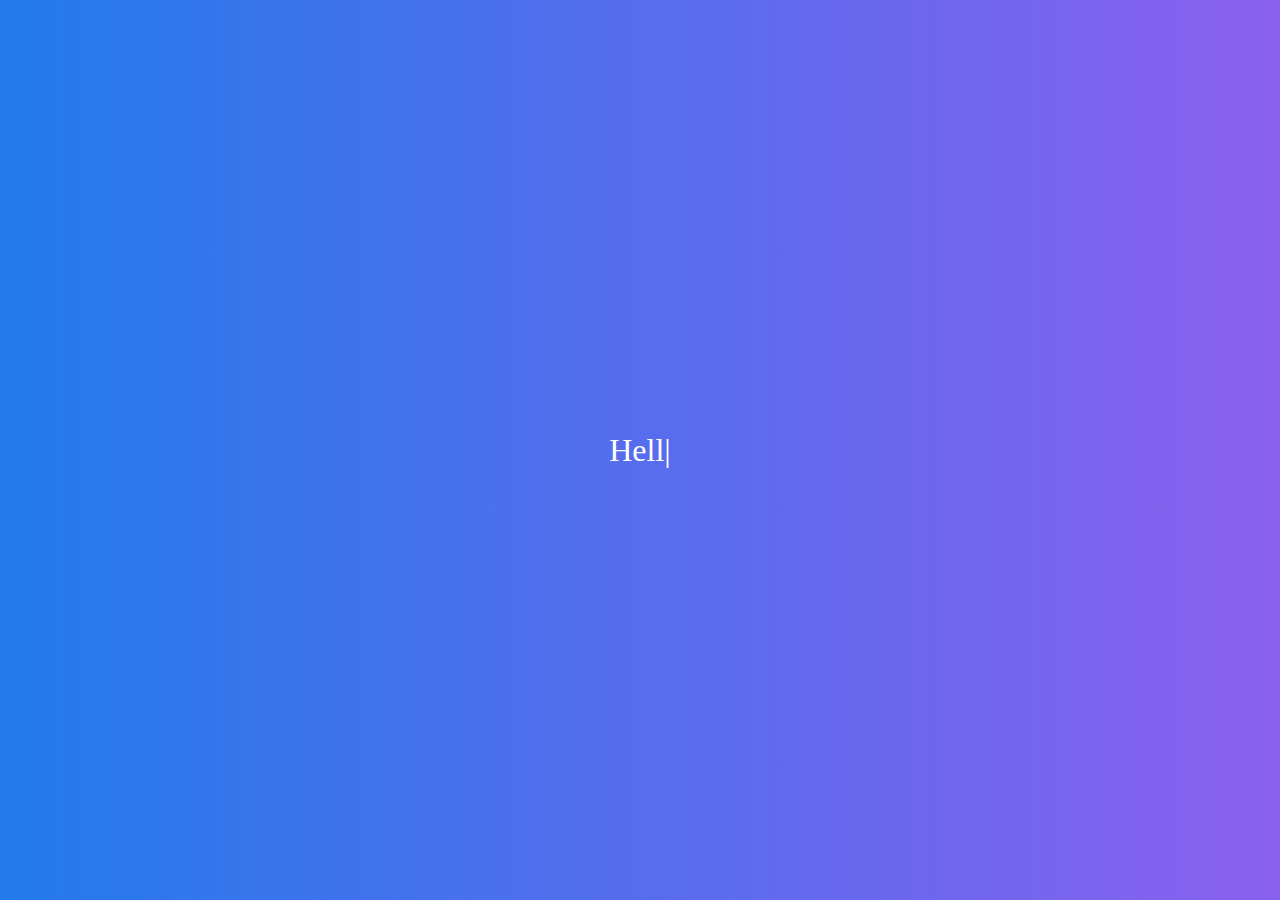
<file: auto-writer/index.html>
<!DOCTYPE html>
<html lang="en">
	<head>
		<meta charset="UTF-8" />
		<meta http-equiv="X-UA-Compatible" content="IE=edge" />
		<meta name="viewport" content="width=device-width, initial-scale=1.0" />
		<title>toast</title>
		<link rel="stylesheet" href="./style.css" />
		<script src="./script.js" defer></script>
	</head>
	<body></body>
</html>
</file>
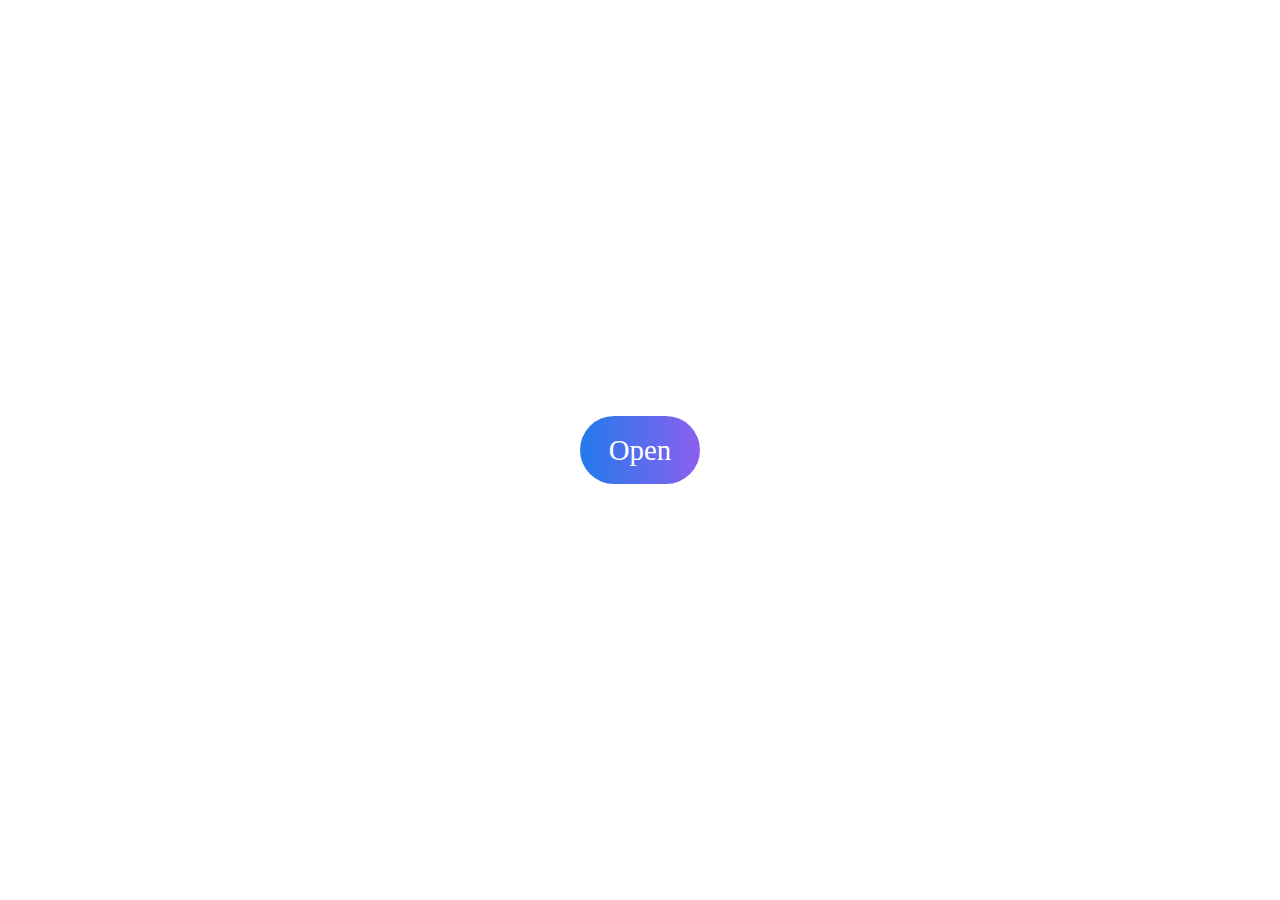
<file: bgChanger/index.html>
<!DOCTYPE html>
<html lang="en">
	<head>
		<meta charset="UTF-8" />
		<meta http-equiv="X-UA-Compatible" content="IE=edge" />
		<meta name="viewport" content="width=device-width, initial-scale=1.0" />
		<title>bg changer</title>
		<link rel="stylesheet" href="./style.css" />
		<script src="./script.js" defer></script>
	</head>
	<body>
		<a href="#"><button class="btn">Open</button></a>
	</body>
</html>
</file>
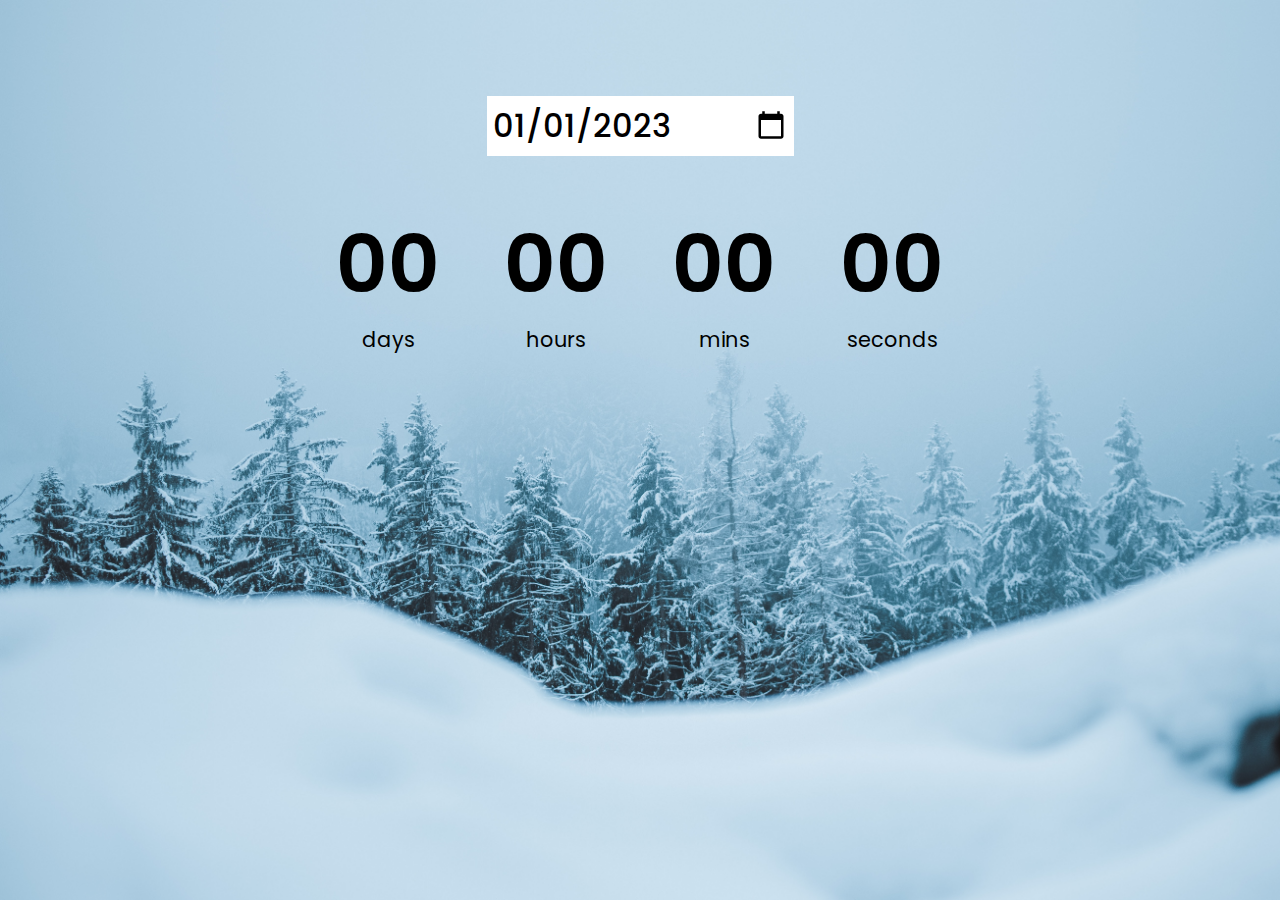
<file: CountDown/index.html>
<!DOCTYPE html>
<html lang="en">
	<head>
		<meta charset="UTF-8" />
		<meta http-equiv="X-UA-Compatible" content="IE=edge" />
		<meta name="viewport" content="width=device-width, initial-scale=1.0" />
		<title>CountDown</title>
		<link rel="stylesheet" href="./style.css" />
		<script src="./script.js" defer></script>
	</head>
	<body>
		<input type="date" name="date" id="date" value="2023-01-01" />
		<div class="countdownContainer">
			<div class="daysC">
				<p class="bigText" id="days">00</p>
				<span>days</span>
			</div>
			<div class="hoursC">
				<p class="bigText" id="hours">00</p>
				<span>hours</span>
			</div>
			<div class="minsC">
				<p class="bigText" id="mins">00</p>
				<span>mins</span>
			</div>
			<div class="secondsC">
				<p class="bigText" id="seconds">00</p>
				<span>seconds</span>
			</div>
		</div>
	</body>
</html>
</file>
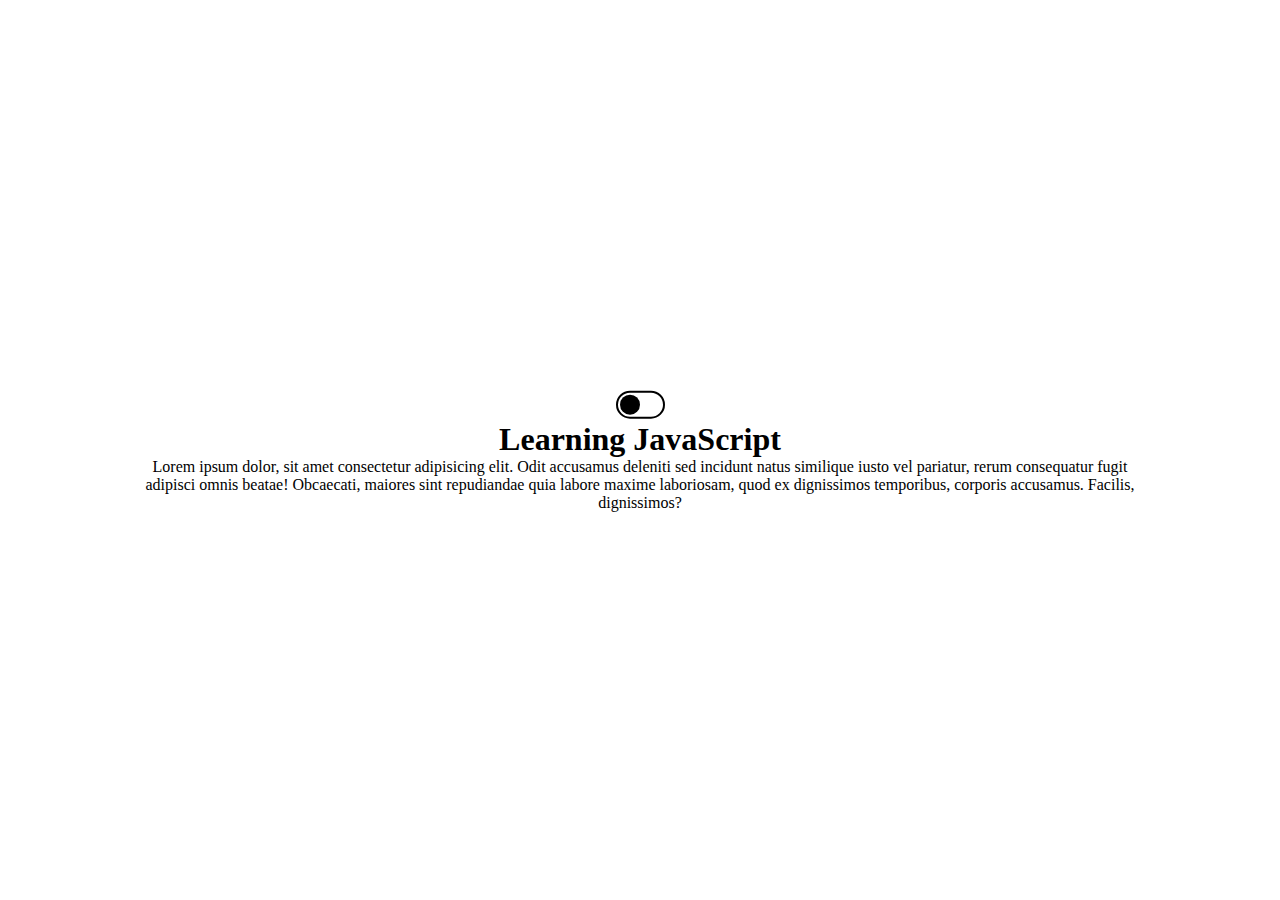
<file: darkmode/index.html>
<!DOCTYPE html>
<html lang="en">
	<head>
		<meta charset="UTF-8" />
		<meta http-equiv="X-UA-Compatible" content="IE=edge" />
		<meta name="viewport" content="width=device-width, initial-scale=1.0" />
		<title>dark mode</title>
		<link rel="stylesheet" href="./style.css" />
		<script src="./script.js" defer></script>
	</head>
	<body>
		<label for="theme"><input type="checkbox" class="toggler" /></label>
		<h1>Learning JavaScript</h1>
		<p>
			Lorem ipsum dolor, sit amet consectetur adipisicing elit. Odit
			accusamus deleniti sed incidunt natus similique iusto vel pariatur,
			rerum consequatur fugit adipisci omnis beatae! Obcaecati, maiores
			sint repudiandae quia labore maxime laboriosam, quod ex dignissimos
			temporibus, corporis accusamus. Facilis, dignissimos?
		</p>
	</body>
</html>
</file>
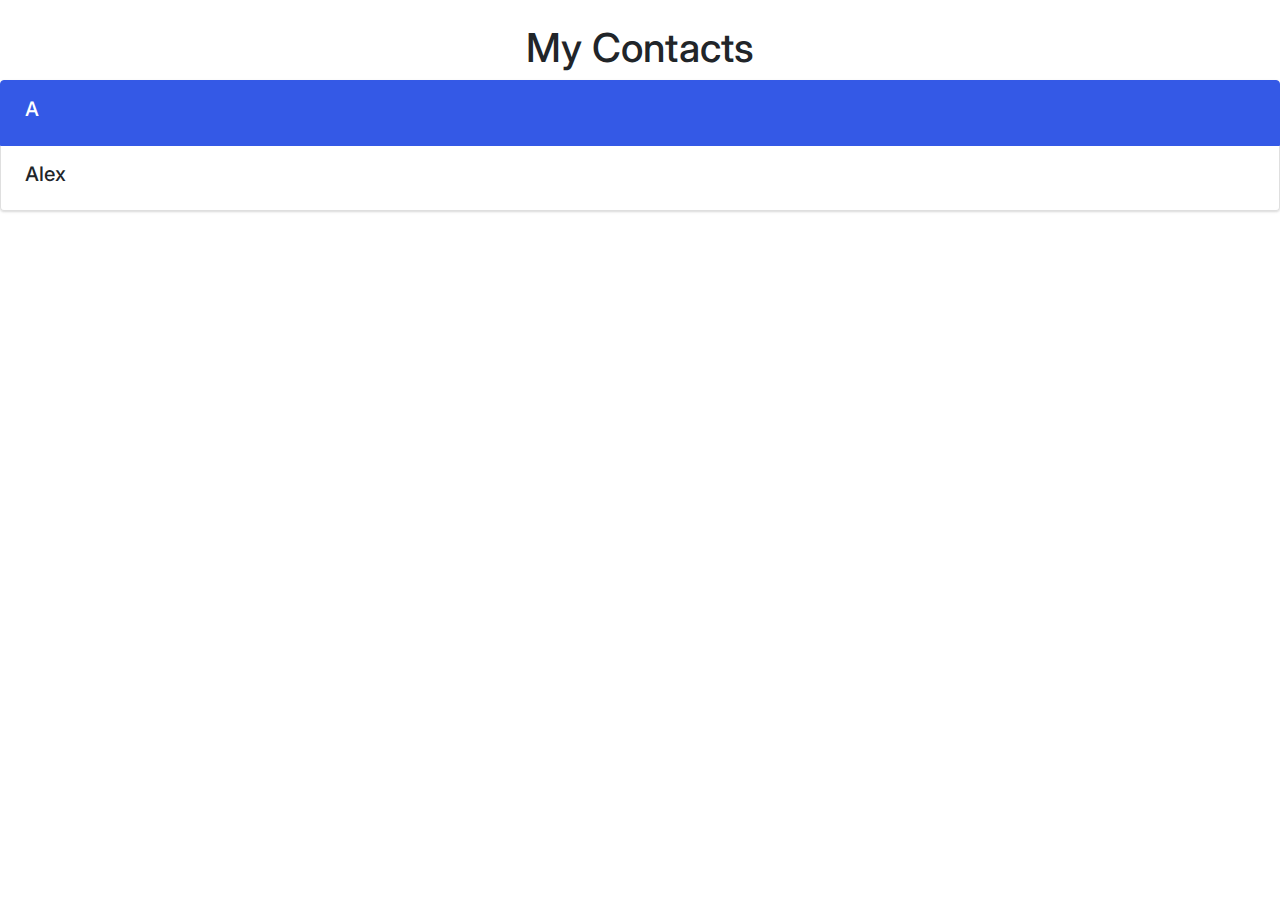
<file: listFilter/index.html>
<!DOCTYPE html>
<html lang="en">
<head>
    <meta charset="UTF-8">
    <meta http-equiv="X-UA-Compatible" content="IE=edge">
    <meta name="viewport" content="width=device-width, initial-scale=1.0">
    <title>Contacts</title>
    <link rel="stylesheet" href="./zephyr/bootstrap.css">
</head>
<body>
    <div class="container">
        <h1 class="text-center mt-4">My Contacts</h1>
    </div>
    <ul id="names" class="list-group">
        <li class="list-group-item active">
            <h5 class="text-white">A</h5>
        </li>
        <li class="list-group-item">
            <h5>Alex</h5>
        </li>
    </ul>
</body>
</html>
</file>
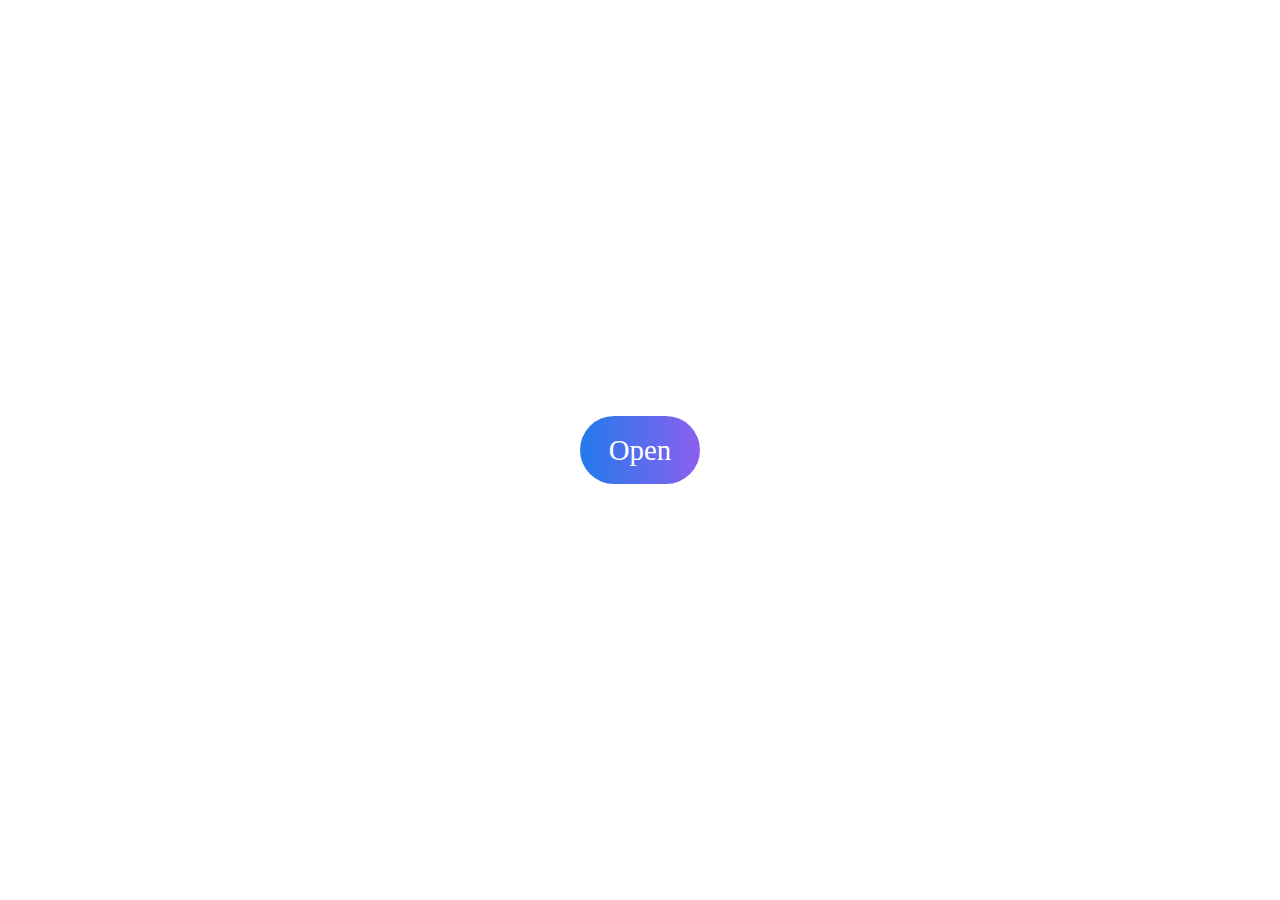
<file: pop/index.html>
<!DOCTYPE html>
<html lang="en">
	<head>
		<meta charset="UTF-8" />
		<meta http-equiv="X-UA-Compatible" content="IE=edge" />
		<meta name="viewport" content="width=device-width, initial-scale=1.0" />
		<title>popup</title>
		<link rel="stylesheet" href="./style.css" />
		<script src="./script.js" defer></script>
	</head>
	<body>
		<a href="#"><button class="btn">Open</button></a>
		<div class="popup-container">
			<div class="popup">
				<div class="close">
					<h2>&times</h2>
				</div>
				<h1>SelfTutor.</h1>
				<p>
					This is my favorite css only
					<a
						class="link"
						href="https://selftutor.github.io/"
						target="_blank"
						>project</a
					>
				</p>
			</div>
		</div>
	</body>
</html>
</file>
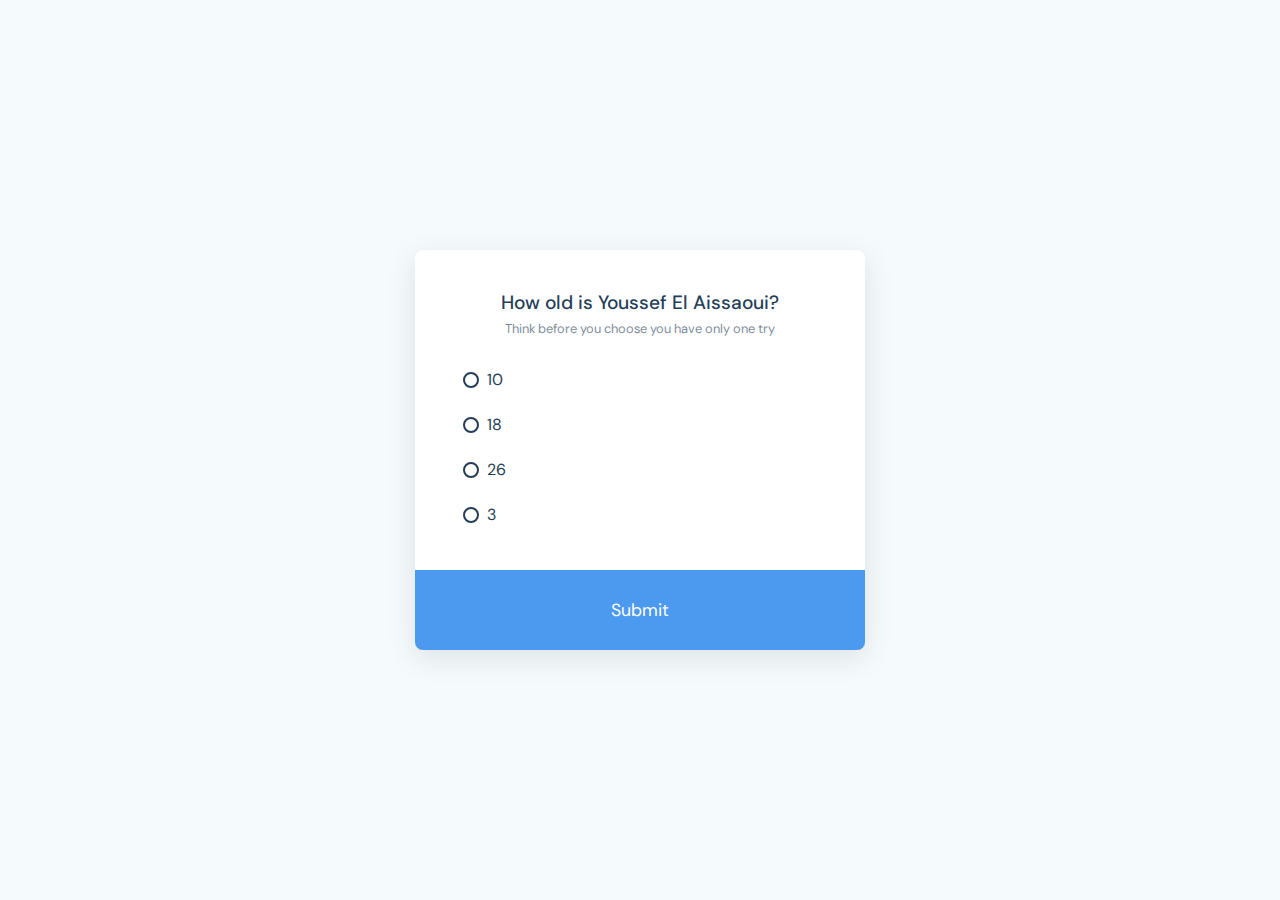
<file: QuizApp/index.html>
<!DOCTYPE html>
<html lang="en">
	<head>
		<meta charset="UTF-8" />
		<meta http-equiv="X-UA-Compatible" content="IE=edge" />
		<meta name="viewport" content="width=device-width, initial-scale=1.0" />
		<title>Quiz</title>
		<link rel="stylesheet" href="./style.css" />
		<script src="./script.js" defer></script>
	</head>
	<body>
		<div class="quizContainer">
			<div class="score">
				<h1>You Got</h1>
				<h2 id="result">0</h2>
				<p id="qsts">out of</p>
				<button onclick="location.reload()" id="btnReload">
					Try again
				</button>
			</div>
			<h2 id="question">How would you like Premium to help?</h2>
			<p>Think before you choose you have only one try</p>
			<p></p>
			<div class="questions">
				<label class="answerWrapper" for="a">
					<label class="radio-btn">
						<input
							type="radio"
							name="answer"
							class="answer"
							id="a"
						/>
						<span class="checkmark"></span>
					</label>
					<p id="text-a">To job search</p>
				</label>
				<label class="answerWrapper" for="b">
					<label class="radio-btn">
						<input
							type="radio"
							name="answer"
							class="answer"
							id="b"
						/>
						<span class="checkmark"></span>
					</label>
					<p id="text-b">To job search</p>
				</label>
				<label class="answerWrapper" for="c">
					<label class="radio-btn">
						<input
							type="radio"
							name="answer"
							class="answer"
							id="c"
						/>
						<span class="checkmark"></span>
					</label>
					<p id="text-c">To job search</p>
				</label>
				<label class="answerWrapper" for="d">
					<label class="radio-btn">
						<input
							type="radio"
							name="answer"
							class="answer"
							id="d"
						/>
						<span class="checkmark"></span>
					</label>
					<p id="text-d">To job search</p>
				</label>
			</div>
			<button id="btnSubmit">Submit</button>
		</div>
	</body>
</html>
</file>
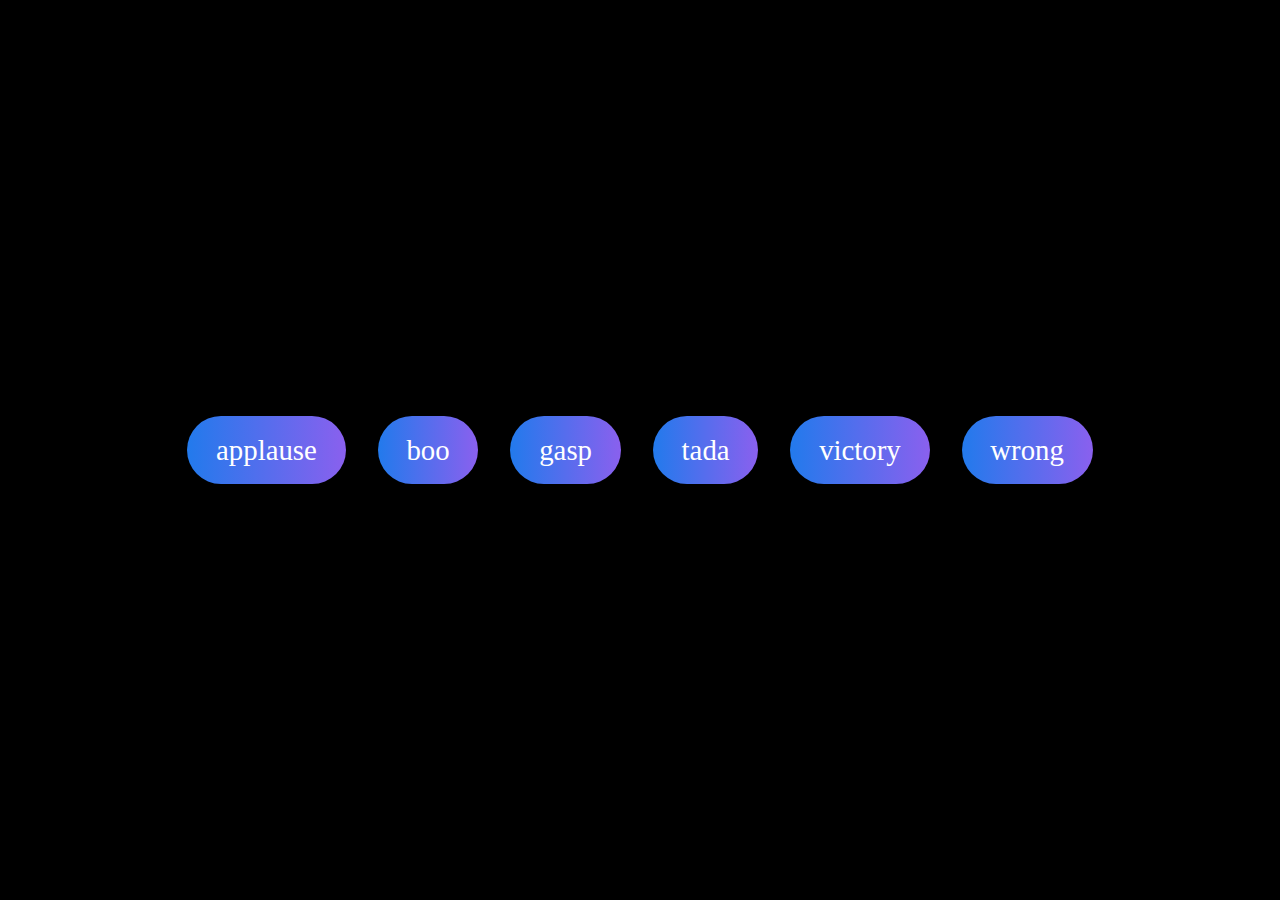
<file: soundBoard/index.html>
<!DOCTYPE html>
<html lang="en">
	<head>
		<meta charset="UTF-8" />
		<meta http-equiv="X-UA-Compatible" content="IE=edge" />
		<meta name="viewport" content="width=device-width, initial-scale=1.0" />
		<title>Sound Board</title>
		<link rel="stylesheet" href="./style.css" />
		<script src="./script.js" defer></script>
	</head>
	<body>
		<audio id="applause" src="./sounds/applause.mp3"></audio>
		<audio id="boo" src="./sounds/boo.mp3"></audio>
		<audio id="gasp" src="./sounds/gasp.mp3"></audio>
		<audio id="tada" src="./sounds/tada.mp3"></audio>
		<audio id="victory" src="./sounds/victory.mp3"></audio>
		<audio id="wrong" src="./sounds/wrong.mp3"></audio>

		<div id="buttons"></div>
	</body>
</html>
</file>
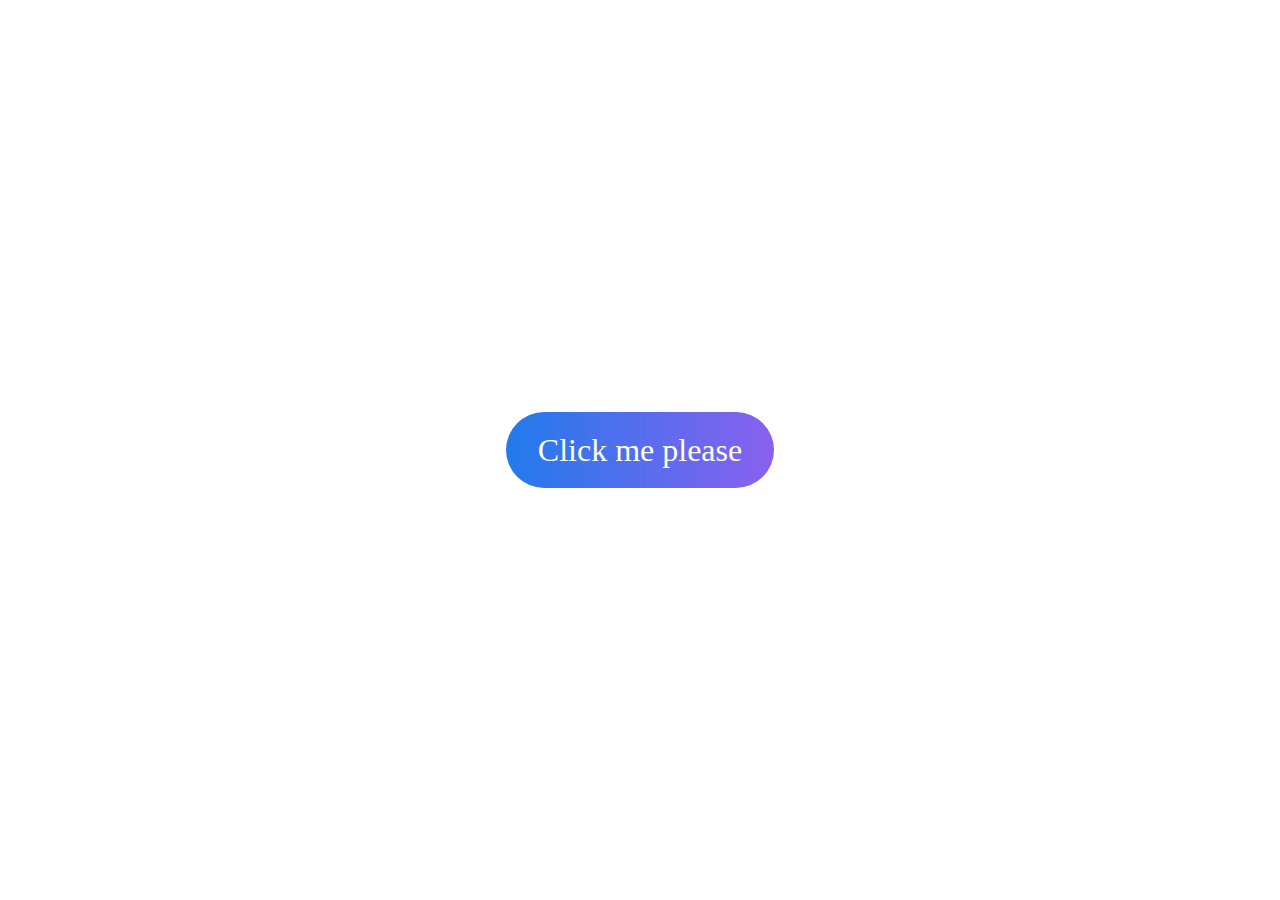
<file: toast-notification/index.html>
<!DOCTYPE html>
<html lang="en">
	<head>
		<meta charset="UTF-8" />
		<meta http-equiv="X-UA-Compatible" content="IE=edge" />
		<meta name="viewport" content="width=device-width, initial-scale=1.0" />
		<title>toast</title>
		<link rel="stylesheet" href="./style.css" />
		<script src="./script.js" defer></script>
	</head>
	<body>
		<div class="alert"></div>
		<a href="#"><button class="btn">Click me please</button></a>
	</body>
</html>
</file>
<file: auto-writer/style.css>
* {
	-moz-user-select: -moz-none;
	-khtml-user-select: none;
	-webkit-user-select: none;
	-ms-user-select: none;
	user-select: none;
}

* {
	margin: 0;
	padding: 0;
	box-sizing: border-box;
	font-family: poppins;
}

body {
	display: flex;
	justify-content: center;
	align-items: center;
	height: 100vh;
	flex-direction: column;
	position: relative;
	background: linear-gradient(to right, rgb(34, 122, 236), rgb(138, 96, 238));
	font-size: 2em;
	color: #fff;
}
</file>
<file: bgChanger/style.css>
* {
	-moz-user-select: -moz-none;
	-khtml-user-select: none;
	-webkit-user-select: none;
	-ms-user-select: none;
	user-select: none;
}

* {
	margin: 0;
	padding: 0;
	box-sizing: border-box;
	font-family: poppins;
}

body {
	display: flex;
	justify-content: center;
	align-items: center;
	height: 100vh;
	flex-direction: column;
	position: relative;
}

.btn {
	padding: 0.6em 1em;
	border: none;
	background: linear-gradient(to right, rgb(34, 122, 236), rgb(138, 96, 238));
	color: #fff;
	font-weight: 500;
	text-align: center;
	cursor: pointer;
	border-radius: 50px;
	font-size: 1.8em;
	transition: all 200ms linear;
}
.btn:hover {
	box-shadow: 0px 0px 0px 4px rgb(255, 255, 255),
		0px 0px 0px 8px rgb(34, 122, 236);
	/* margin: 0.8em 1.2em; */
}

.link {
	background: linear-gradient(to right, rgb(34, 122, 236), rgb(138, 96, 238));
	-webkit-background-clip: text;
	-webkit-text-fill-color: transparent;
	position: relative;
}
.link::before {
	content: "";
	position: absolute;
	width: 0%;
	height: 2px;
	background: linear-gradient(to right, rgb(34, 122, 236), rgb(138, 96, 238));
	bottom: -4px;
	transition: all 0.2s ease-in-out;
}

.link:hover::before {
	width: 100%;
}
</file>
<file: CountDown/style.css>
@import url("https://fonts.googleapis.com/css2?family=Poppins:ital,wght@0,200;0,300;0,400;0,500;0,600;0,700;0,800;1,100;1,200;1,300;1,400;1,500;1,600;1,700&display=swap");
* {
	box-sizing: border-box;
	padding: 0;
	margin: 0;
	font-family: "poppins", Arial, Helvetica, sans-serif;
}

body {
	background-image: url("./bg.jpeg");
	background-repeat: no-repeat;
	background-size: cover;
	height: 100vh;
	display: flex;
	align-items: center;
	flex-direction: column;
	transition: background-image 400ms ease;
}

input {
	font-weight: 500;
	margin-top: 3em;
	font-size: 2em;
	margin-bottom: 1.5em;
	border: none;
	padding: 5px;
}

.countdownContainer {
	display: flex;
	gap: 4em;
	align-items: center;
}

.countdownContainer * {
	text-align: center;
}

p {
	font-size: 5em;
	font-weight: 600;
}
span {
	font-size: 1.3em;
}

@media (max-width: 700px) {
	input {
		font-size: 1em;
	}
	p {
		font-size: 2em;
	}
	span {
		font-size: 0.8em;
	}
	.countdownContainer {
		gap: 2em;
	}
}
</file>
<file: darkmode/style.css>
* {
	-moz-user-select: -moz-none;
	-khtml-user-select: none;
	-webkit-user-select: none;
	-ms-user-select: none;
	user-select: none;
}

* {
	margin: 0;
	padding: 0;
	box-sizing: border-box;
	font-family: poppins;
}

body {
	display: flex;
	justify-content: center;
	align-items: center;
	height: 100vh;
	flex-direction: column;
	position: relative;
	width: 80%;
	margin: 0 auto;
	transition: all 0.2s linear;
}

.btn {
	padding: 0.6em 1em;
	border: none;
	background: linear-gradient(to right, rgb(34, 122, 236), rgb(138, 96, 238));
	color: #fff;
	font-weight: 500;
	text-align: center;
	cursor: pointer;
	border-radius: 50px;
	font-size: 1.8em;
	transition: all 200ms linear;
}
.btn:hover {
	box-shadow: 0px 0px 0px 4px rgb(255, 255, 255),
		0px 0px 0px 8px rgb(34, 122, 236);
	/* margin: 0.8em 1.2em; */
}

.link {
	background: linear-gradient(to right, rgb(34, 122, 236), rgb(138, 96, 238));
	-webkit-background-clip: text;
	-webkit-text-fill-color: transparent;
	position: relative;
}
.link::before {
	content: "";
	position: absolute;
	width: 0%;
	height: 2px;
	background: linear-gradient(to right, rgb(34, 122, 236), rgb(138, 96, 238));
	bottom: -4px;
	transition: all 0.2s ease-in-out;
}

.link:hover::before {
	width: 100%;
}

p {
	text-align: center;
}
:root {
	--color-toggler: black;
}
input[type="checkbox"] {
	appearance: none;
	border: 2px solid var(--color-toggler);
	width: 49px;
	height: 28px;
	border-radius: 20px;
	position: relative;
	transform: translateY(0.125em);
}
input[type="checkbox"]::before {
	content: "";
	position: absolute;
	/* transform: translateX(0%); */
	margin: 2px;
	width: 20px;
	height: 20px;
	border-radius: 50%;
	background-color: var(--color-toggler);
	transition: all 0.2s linear;
}

input[type="checkbox"]:checked::before {
	transform: translateX(101%);
	background-color: #fff;
}
</file>
<file: pop/style.css>
* {
	-moz-user-select: -moz-none;
	-khtml-user-select: none;
	-webkit-user-select: none;
	-ms-user-select: none;
	user-select: none;
}

* {
	margin: 0;
	padding: 0;
	box-sizing: border-box;
	font-family: poppins;
}

body {
	display: flex;
	justify-content: center;
	align-items: center;
	height: 100vh;
	flex-direction: column;
	position: relative;
}

.btn {
	padding: 0.6em 1em;
	border: none;
	background: linear-gradient(to right, rgb(34, 122, 236), rgb(138, 96, 238));
	color: #fff;
	font-weight: 500;
	text-align: center;
	cursor: pointer;
	border-radius: 50px;
	font-size: 1.8em;
	transition: all 200ms linear;
}
.btn:hover {
	box-shadow: 0px 0px 0px 4px rgb(255, 255, 255),
		0px 0px 0px 8px rgb(34, 122, 236);
	/* margin: 0.8em 1.2em; */
}
.popup {
	position: relative;
	background-color: rgb(255, 255, 255);
	padding: 2em;
	border-radius: 10px;
}
.close h2 {
	position: absolute;
	top: 10px;
	right: 20px;
	cursor: pointer;
	font-size: 2em;
	background: linear-gradient(to right, rgb(34, 122, 236), rgb(138, 96, 238));
	-webkit-background-clip: text;
	-webkit-text-fill-color: transparent;
}
.popup a {
	color: rgb(34, 122, 236);
}

.popup-container {
	position: fixed;
	inset: 0;
	background-color: rgba(0, 0, 0, 0.5);
	display: flex;
	justify-content: center;
	align-items: center;
	display: none;
}

.popup-container.active {
	display: flex;
}

.popup h1 {
	display: inline;
	background: linear-gradient(to right, rgb(34, 122, 236), rgb(138, 96, 238));
	-webkit-background-clip: text;
	-webkit-text-fill-color: transparent;
}

.link {
	background: linear-gradient(to right, rgb(34, 122, 236), rgb(138, 96, 238));
	-webkit-background-clip: text;
	-webkit-text-fill-color: transparent;
	position: relative;
}
.link::before {
	content: "";
	position: absolute;
	width: 0%;
	height: 2px;
	background: linear-gradient(to right, rgb(34, 122, 236), rgb(138, 96, 238));
	bottom: -4px;
	transition: all 0.2s ease-in-out;
}

.link:hover::before {
	width: 100%;
}
</file>
<file: QuizApp/style.css>
@import url("https://fonts.googleapis.com/css2?family=Poppins:ital,wght@0,200;0,300;0,400;0,500;0,600;0,700;0,800;1,100;1,200;1,300;1,400;1,500;1,600;1,700&display=swap");
@import url("https://fonts.googleapis.com/css2?family=DM+Sans:wght@400;500;700&family=Montserrat:wght@400;500;600;700&family=Outfit:wght@300;400;500;600;700&family=Overpass:wght@300;400;500;600;700&family=Space+Mono:ital,wght@0,400;0,700;1,400&display=swap");
* {
	box-sizing: border-box;
	padding: 0;
	margin: 0;
	font-family: "DM Sans", "outfit", "overpass", "montserrat", Helvetica,
		sans-serif;
}

body {
	display: flex;
	align-items: center;
	justify-content: center;
	flex-direction: column;
	height: 100vh;
	background-color: rgb(245, 250, 252);
}
.score {
	background-color: #fff;
	width: 450px;
	height: 400px;
	padding: 2.5em;
	border-radius: 8px;
	position: absolute;
	inset: 0;
	z-index: -1;
	color: rgb(37, 62, 87);
	display: flex;
	flex-direction: column;
	align-items: center;
	justify-content: center;
	gap: 2em;
}
.score button {
	bottom: 0px;
}
.score h1 {
	font-size: 3em;
}
.score h2 {
	font-size: 5em;
}
.warning {
	padding: 1.2em 1em;
	background-color: rgba(236, 129, 115, 1);
	border: 2px solid rgba(0, 0, 0, 0.048);
	width: 450px;
	color: #fff;
	border-radius: 10px;
	margin: 10px 0;
	font-size: 1.06em;
}

.quizContainer {
	background-color: #fff;
	box-shadow: 0px 8px 30px rgba(0, 0, 0, 0.1);
	width: 450px;
	height: 400px;
	padding: 2.5em;
	border-radius: 8px;
	position: relative;
	color: rgb(37, 62, 87);
}
h2 {
	text-align: center;
	font-weight: 500;
	font-size: 1.2em;
}
.quizContainer > p {
	opacity: 0.6;
	text-align: center;
	font-size: 0.8em;
	margin-top: 0.4em;
}
.answerWrapper {
	display: flex;
	align-items: center;
	gap: 0.5em;
	margin: 1.5em 0;
	padding: 0 0.5em;
}
.answerWrapper * {
	cursor: pointer;
}
.questions {
	margin-top: 2em;
}
button {
	position: absolute;
	bottom: 0;
	left: 0;
	width: 100%;
	height: 80px;
	border: none;
	background-color: rgb(76, 153, 240);
	font-size: 1.1em;
	color: #fff;
	border-radius: 0 0 8px 8px;
	cursor: pointer;
	transition: all 200ms linear;
}
button:hover {
	background-color: rgb(37, 62, 87);
}
:root {
	--radio-s: 16px;
	--check-s: calc(100% - 3px);
	--radio-color: rgb(37, 62, 87);
	--check-color: rgb(76, 153, 240);
}

.radio-btn {
	width: var(--radio-s);
	height: var(--radio-s);
	border: solid 2px var(--radio-color);
	border-radius: 50%;
	position: relative;
}

.radio-btn .checkmark {
	width: var(--check-s);
	height: var(--check-s);
	background-color: var(--check-color);
	position: absolute;
	border-radius: 50%;
	inset: 50%;
	transform: scale(0) translate(-50%, -50%);
	transition: all 200ms ease;
	opacity: 0;
}

.radio-btn input:checked + .checkmark {
	display: inline-block;
	transform: scale(1) translate(-50%, -50%);
	opacity: 1;
}

.radio-btn input {
	display: none;
}
</file>
<file: soundBoard/style.css>
* {
	-moz-user-select: -moz-none;
	-khtml-user-select: none;
	-webkit-user-select: none;
	-ms-user-select: none;
	user-select: none;
}

* {
	margin: 0;
	padding: 0;
	box-sizing: border-box;
	font-family: poppins;
}

body {
	display: flex;
	justify-content: center;
	align-items: center;
	height: 100vh;
	flex-direction: column;
	background-color: black;
}

.btn {
	padding: 0.6em 1em;
	border: none;
	background: linear-gradient(to right, rgb(34, 122, 236), rgb(138, 96, 238));
	color: #fff;
	font-weight: 500;
	text-align: center;
	cursor: pointer;
	border-radius: 50px;
	font-size: 1.8em;
	transition: all 200ms linear;
}
.btn:hover {
	box-shadow: 0px 0px 0px 4px rgb(0, 0, 0), 0px 0px 0px 8px rgb(34, 122, 236);
	/* margin: 0.8em 1.2em; */
}

.link {
	background: linear-gradient(to right, rgb(34, 122, 236), rgb(138, 96, 238));
	-webkit-background-clip: text;
	-webkit-text-fill-color: transparent;
	position: relative;
}
.link::before {
	content: "";
	position: absolute;
	width: 0%;
	height: 4px;
	background: linear-gradient(to right, rgb(34, 122, 236), rgb(138, 96, 238));
	bottom: -4px;
	transition: all 0.2s ease-in-out;
}

.link:hover::before {
	width: 100%;
}

p {
	text-align: center;
}
h1 {
	font-size: 4em !important;
	margin-bottom: 0.5em;
	user-select: none;
	cursor: pointer;
}
#buttons {
	display: flex;
	gap: 2em;
}
</file>
<file: toast-notification/style.css>
* {
	-moz-user-select: -moz-none;
	-khtml-user-select: none;
	-webkit-user-select: none;
	-ms-user-select: none;
	user-select: none;
}

* {
	margin: 0;
	padding: 0;
	box-sizing: border-box;
	font-family: poppins;
}

body {
	display: flex;
	justify-content: center;
	align-items: center;
	height: 100vh;
	flex-direction: column;
	position: relative;
}

.btn {
	padding: 0.6em 1em;
	border: none;
	background: linear-gradient(to right, rgb(34, 122, 236), rgb(138, 96, 238));
	color: #fff;
	font-weight: 500;
	text-align: center;
	cursor: pointer;
	border-radius: 50px;
	font-size: 2em;
	transition: all 300ms linear;
}
.btn:hover {
	box-shadow: 0px 0px 0px 4px rgb(255, 255, 255),
		0px 0px 0px 8px rgb(34, 122, 236);
	/* margin: 0.8em 1.2em; */
}
.alert {
	position: fixed;
	bottom: 20px;
	right: 20px;
}
.toast {
	bottom: 20px;
	right: 20px;
	padding: 0.6em 2em;
	border-radius: 5px;
	color: #fff;
	margin: 10px;
	background: linear-gradient(to right, rgb(34, 122, 236), rgb(138, 96, 238));
}
</file>
